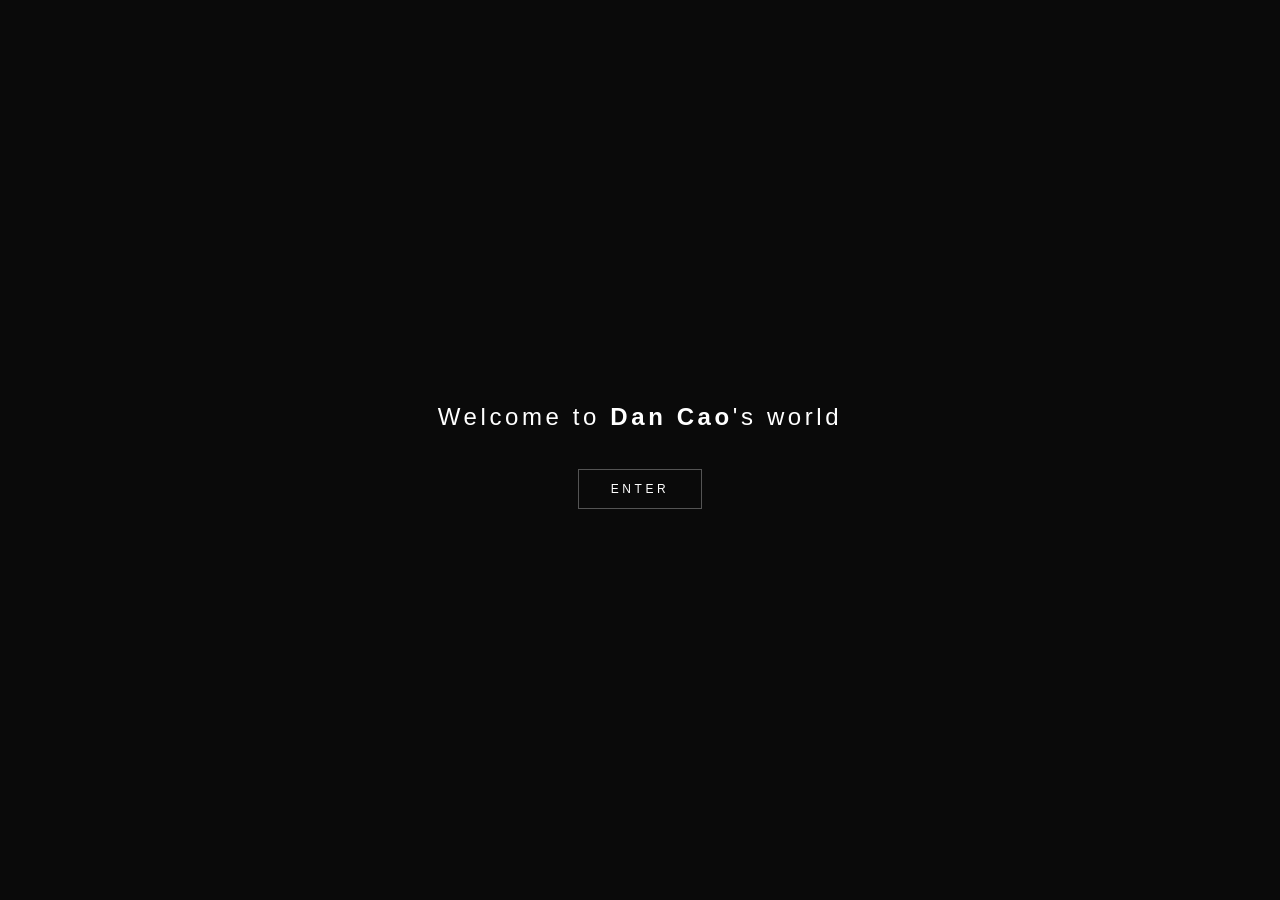
<file: index.html>
<!DOCTYPE html>
<html lang="en">
<head>
    <meta charset="UTF-8">
    <meta name="viewport" content="width=device-width, initial-scale=1.0">
    <!-- Google tag (gtag.js) -->
    <script async src="https://www.googletagmanager.com/gtag/js?id=G-W16N56MSJP"></script>
    <script>
      window.dataLayer = window.dataLayer || [];
      function gtag(){dataLayer.push(arguments);}
      gtag('js', new Date());
      gtag('config', 'G-W16N56MSJP');
    </script>
    <title>Dan Cao</title>
    <style>
        * {
            margin: 0;
            padding: 0;
            box-sizing: border-box;
        }

        body {
            min-height: 100vh;
            display: flex;
            align-items: center;
            justify-content: center;
            background: #0a0a0a;
            font-family: -apple-system, BlinkMacSystemFont, 'Segoe UI', Roboto, sans-serif;
            overflow: hidden;
        }

        .container {
            text-align: center;
        }

        h1 {
            color: #ffffff;
            font-size: clamp(1rem, 2.5vw, 1.5rem);
            font-weight: 300;
            letter-spacing: 0.15em;
            opacity: 0;
            animation: fadeIn 2s ease forwards;
        }

        h1 span {
            font-weight: 600;
        }

        .enter-btn {
            margin-top: 3rem;
            opacity: 0;
            animation: fadeIn 2s ease 1s forwards;
        }

        .enter-btn a {
            color: #ffffff;
            text-decoration: none;
            font-size: 0.75rem;
            letter-spacing: 0.3em;
            text-transform: uppercase;
            padding: 0.75rem 2rem;
            border: 1px solid rgba(255, 255, 255, 0.3);
            transition: all 0.3s ease;
        }

        .enter-btn a:hover {
            background: #ffffff;
            color: #0a0a0a;
        }

        @keyframes fadeIn {
            from {
                opacity: 0;
                transform: translateY(20px);
            }
            to {
                opacity: 1;
                transform: translateY(0);
            }
        }
    </style>
</head>
<body>
    <div class="container">
        <h1>Welcome to <span>Dan Cao</span>'s world</h1>
        <div class="enter-btn">
            <a href="about.html">Enter</a>
        </div>
    </div>
</body>
</html>
</file>
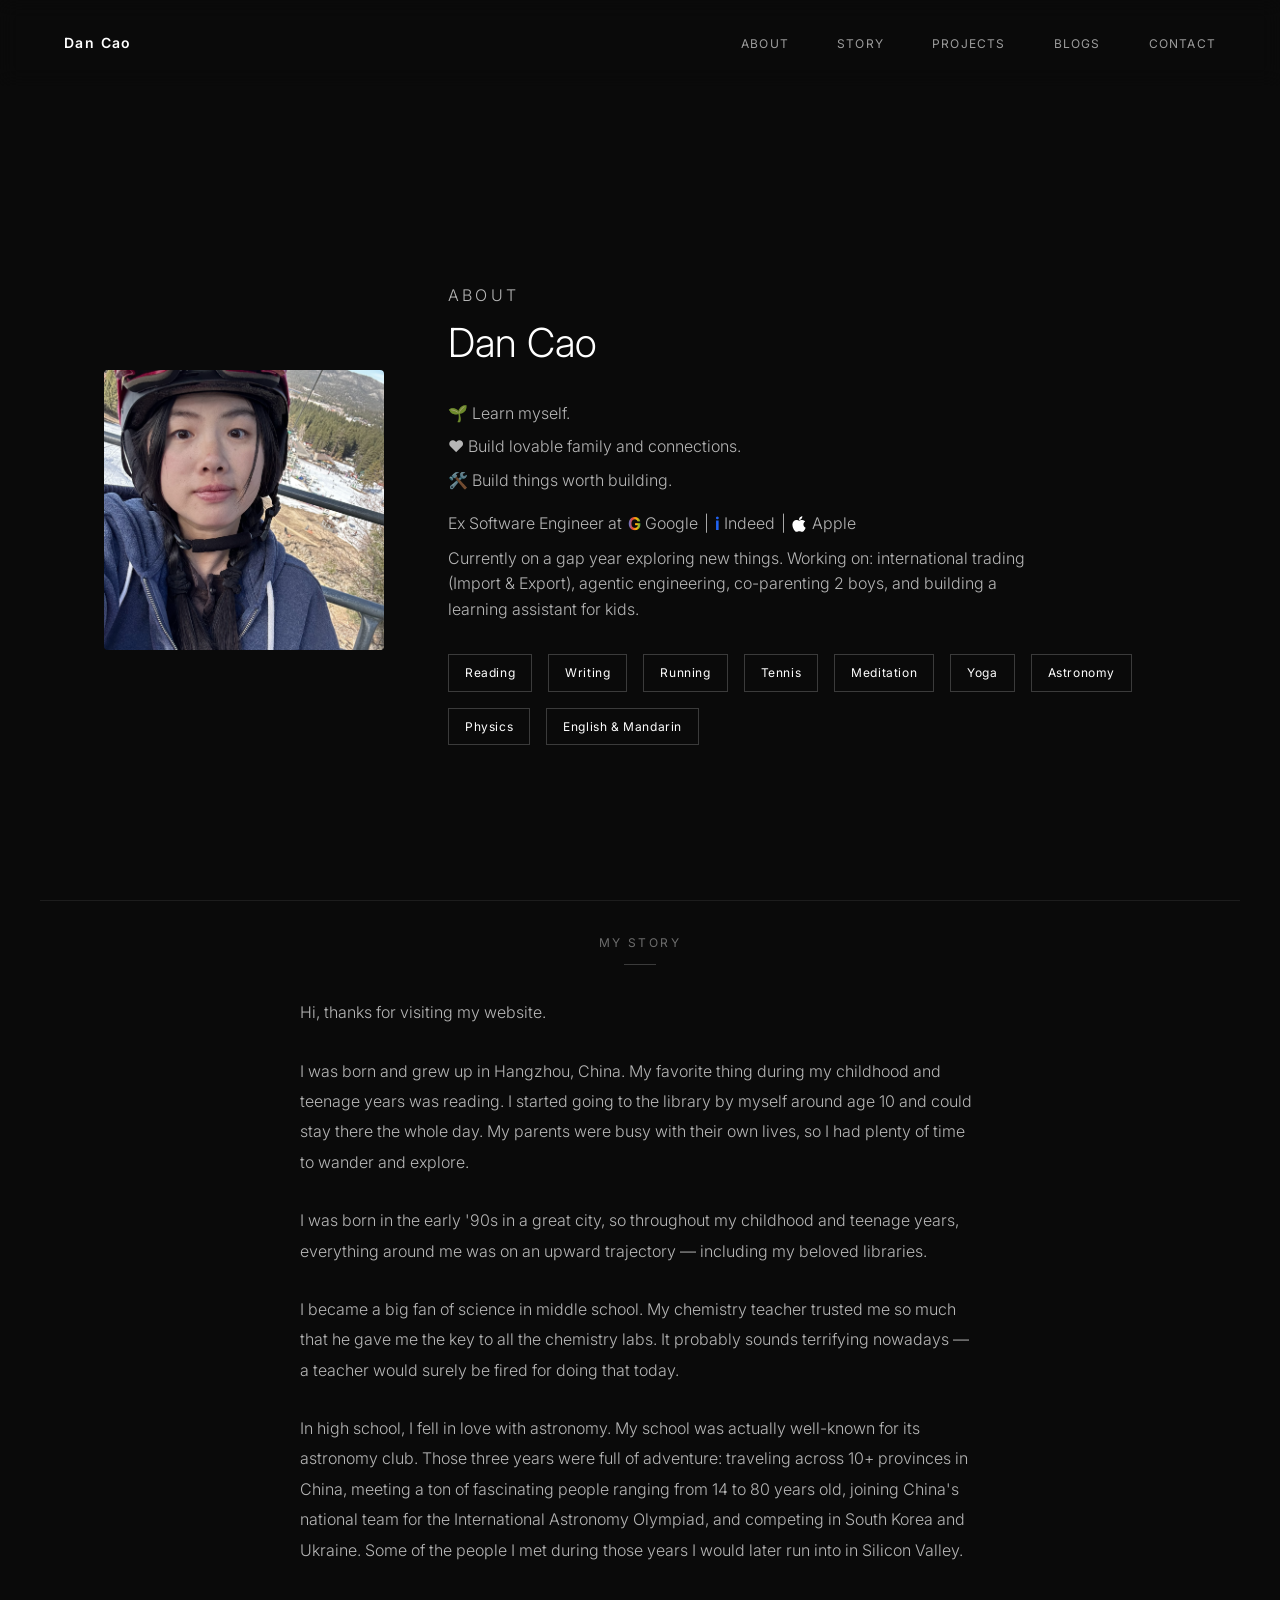
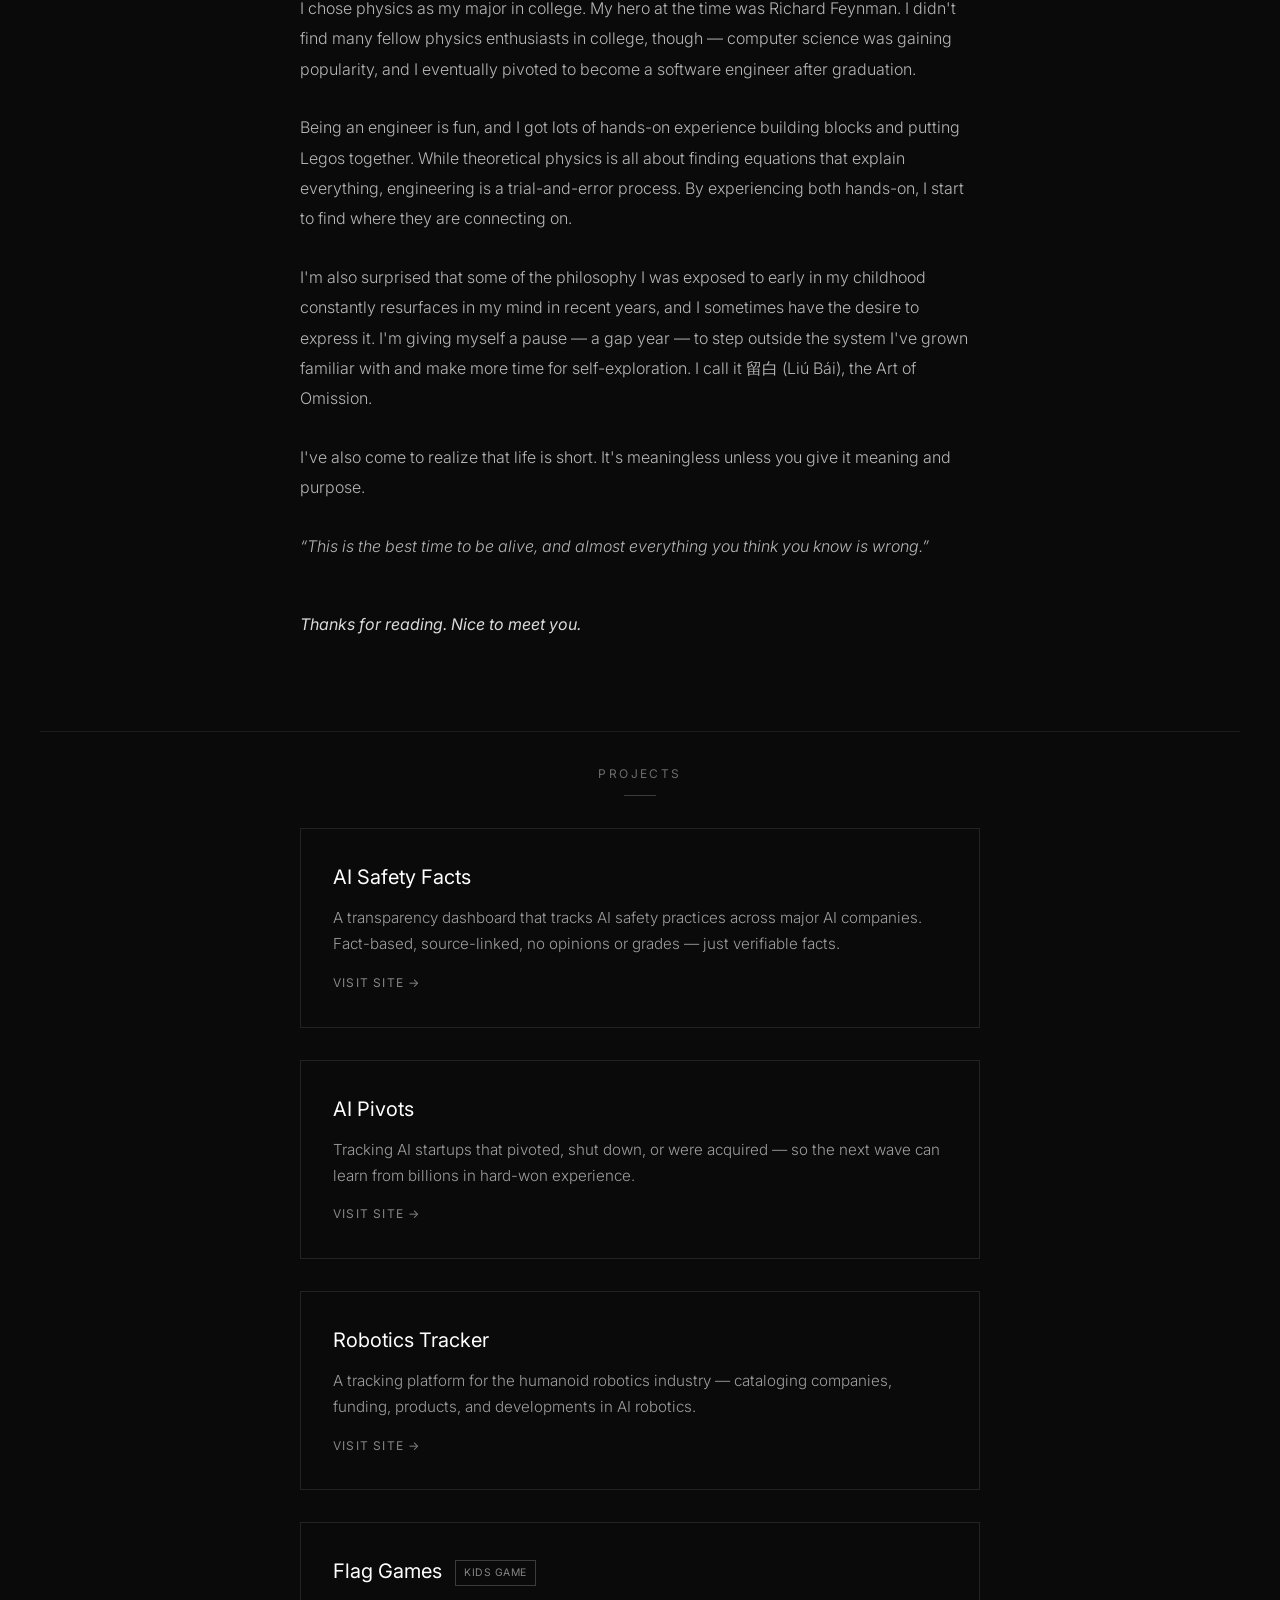
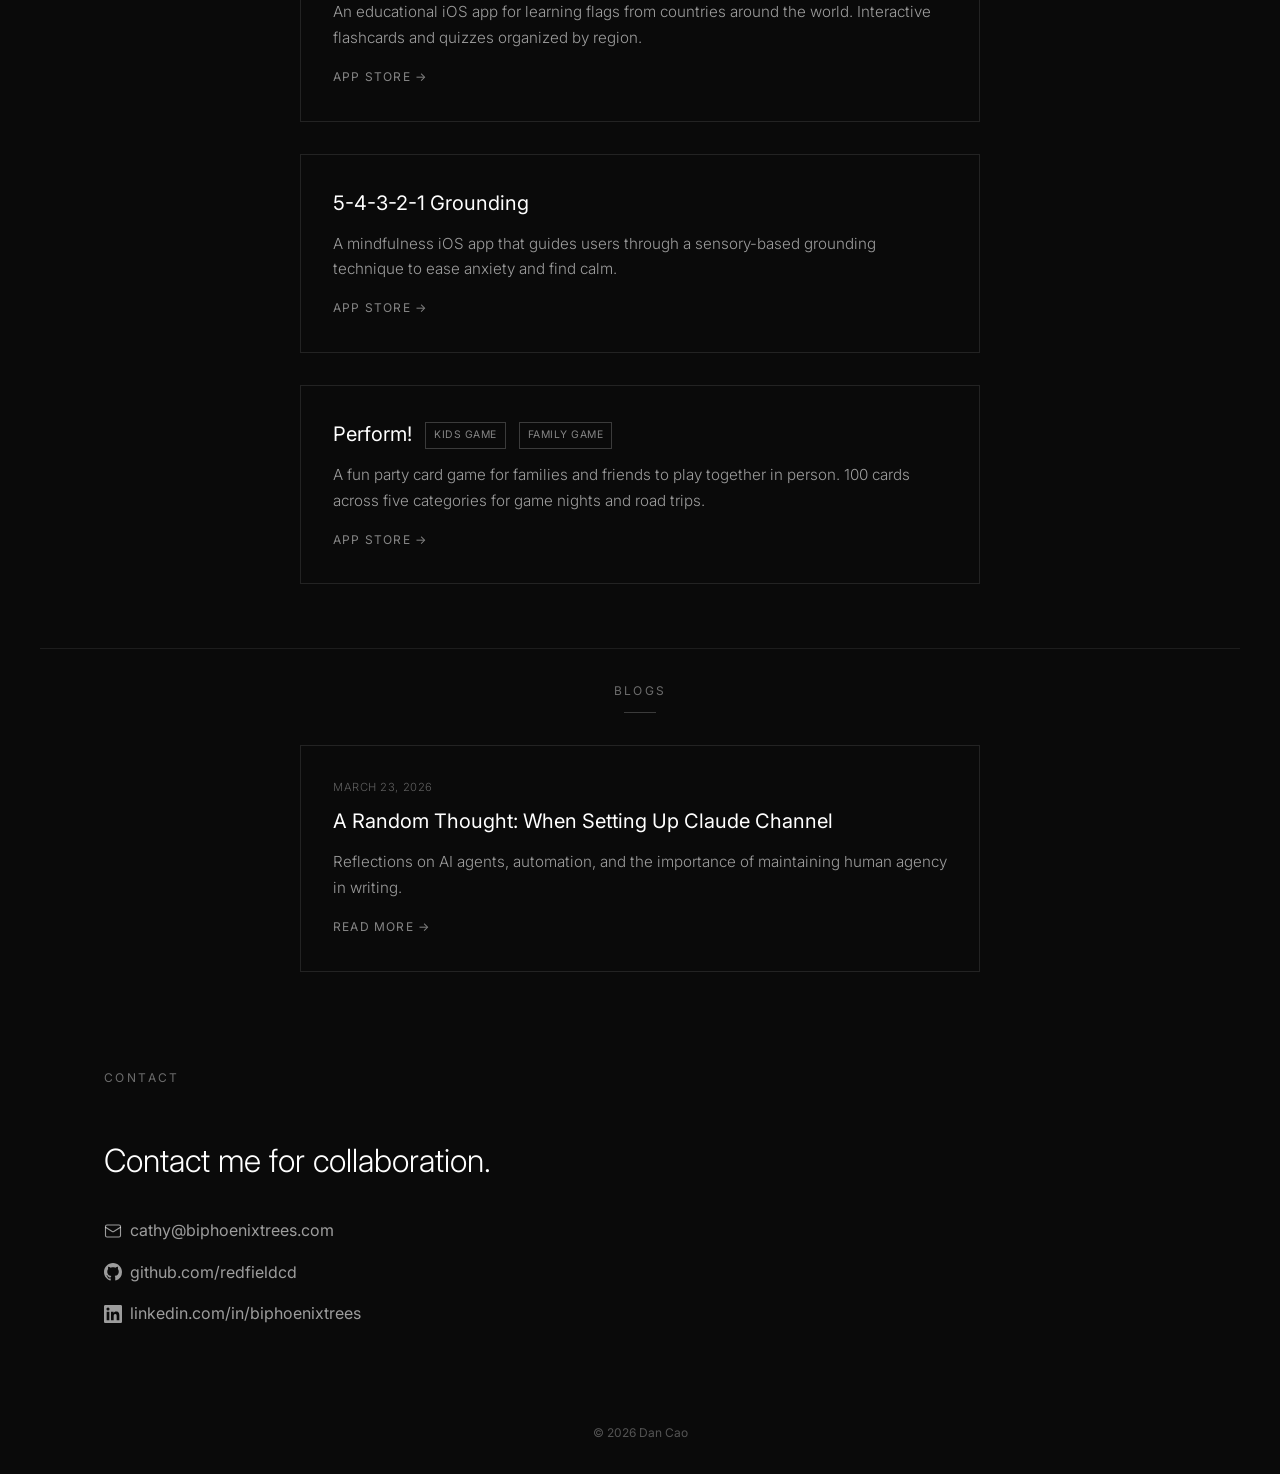
<file: about.html>
<!DOCTYPE html>
<html lang="en">
<head>
    <meta charset="UTF-8">
    <meta name="viewport" content="width=device-width, initial-scale=1.0">
    <!-- Google tag (gtag.js) -->
    <script async src="https://www.googletagmanager.com/gtag/js?id=G-W16N56MSJP"></script>
    <script>
      window.dataLayer = window.dataLayer || [];
      function gtag(){dataLayer.push(arguments);}
      gtag('js', new Date());
      gtag('config', 'G-W16N56MSJP');
    </script>
    <title>Dan Cao - About</title>
    <link href="https://fonts.googleapis.com/css2?family=Inter:wght@300;400;500;600&display=swap" rel="stylesheet">
    <style>
        * {
            margin: 0;
            padding: 0;
            box-sizing: border-box;
        }

        body {
            font-family: 'Inter', -apple-system, BlinkMacSystemFont, sans-serif;
            background: #0a0a0a;
            color: #ffffff;
            line-height: 1.6;
        }

        nav {
            position: fixed;
            top: 0;
            width: 100%;
            padding: 2rem 4rem;
            display: flex;
            justify-content: space-between;
            align-items: center;
            z-index: 100;
            background: rgba(10, 10, 10, 0.9);
            backdrop-filter: blur(10px);
        }

        .logo {
            font-size: 0.875rem;
            font-weight: 600;
            letter-spacing: 0.1em;
            color: #ffffff;
            text-decoration: none;
        }

        .nav-links {
            display: flex;
            gap: 3rem;
        }

        .nav-links a {
            color: rgba(255, 255, 255, 0.6);
            text-decoration: none;
            font-size: 0.75rem;
            letter-spacing: 0.1em;
            text-transform: uppercase;
            transition: color 0.3s ease;
        }

        .nav-links a:hover {
            color: #ffffff;
        }

        section {
            min-height: 100vh;
            padding: 8rem 4rem 4rem;
            max-width: 1200px;
            margin: 0 auto;
        }

        .section-title {
            font-size: 0.75rem;
            letter-spacing: 0.2em;
            text-transform: uppercase;
            color: rgba(255, 255, 255, 0.4);
            margin-bottom: 3rem;
        }

        /* About Section */
        #about {
            display: flex;
            align-items: center;
            padding-bottom: 0;
        }

        .about-wrapper {
            display: flex;
            align-items: center;
            gap: 4rem;
        }

        .profile-image {
            flex-shrink: 0;
        }

        .profile-image img {
            width: 280px;
            height: 280px;
            object-fit: cover;
            border-radius: 4px;
            filter: grayscale(20%);
        }

        .about-content h1 {
            font-size: 2.5rem;
            font-weight: 300;
            margin-bottom: 2rem;
            line-height: 1.3;
        }

        .about-content p {
            font-size: 1rem;
            color: rgba(255, 255, 255, 0.7);
            max-width: 600px;
            margin-bottom: 0.5rem;
            font-weight: 300;
        }

        .companies {
            display: flex;
            align-items: center;
            flex-wrap: wrap;
            gap: 6px;
            margin-top: 1rem;
        }

        .company {
            display: inline-flex;
            align-items: center;
            gap: 4px;
        }

        .logo-google {
            background: linear-gradient(to right, #4285f4, #ea4335, #fbbc05, #34a853);
            -webkit-background-clip: text;
            -webkit-text-fill-color: transparent;
            font-weight: 700;
            font-size: 1.1rem;
        }

        .logo-indeed {
            color: #2164f3;
            font-weight: 700;
            font-size: 1.1rem;
        }

        .logo-apple {
            vertical-align: middle;
            margin-right: 2px;
        }

        .skills {
            display: flex;
            gap: 1rem;
            flex-wrap: wrap;
            margin-top: 2rem;
        }

        .skill {
            font-size: 0.75rem;
            padding: 0.5rem 1rem;
            border: 1px solid rgba(255, 255, 255, 0.2);
            letter-spacing: 0.05em;
        }

        /* Story Section */
        #story {
            min-height: auto;
            display: block;
            padding-top: 2rem;
            border-top: 1px solid rgba(255, 255, 255, 0.08);
        }

        #story .section-title {
            text-align: center;
            margin-bottom: 2rem;
        }

        #story .section-title::after {
            content: '';
            display: block;
            width: 2rem;
            height: 1px;
            background: rgba(255, 255, 255, 0.2);
            margin: 0.75rem auto 0;
        }

        .story-content {
            max-width: 680px;
            margin: 0 auto;
        }

        .story-content p {
            font-size: 1rem;
            color: rgba(255, 255, 255, 0.7);
            font-weight: 300;
            margin-bottom: 1.75rem;
            line-height: 1.9;
        }

        .story-content .closing {
            margin-top: 3rem;
            color: rgba(255, 255, 255, 0.85);
            font-style: italic;
            font-weight: 400;
        }

        /* Projects Section */
        #projects {
            min-height: auto;
            display: block;
            padding-top: 2rem;
            border-top: 1px solid rgba(255, 255, 255, 0.08);
        }

        #projects .section-title {
            text-align: center;
            margin-bottom: 2rem;
        }

        #projects .section-title::after {
            content: '';
            display: block;
            width: 2rem;
            height: 1px;
            background: rgba(255, 255, 255, 0.2);
            margin: 0.75rem auto 0;
        }

        .projects-grid {
            max-width: 680px;
            margin: 0 auto;
            display: flex;
            flex-direction: column;
            gap: 2rem;
        }

        .project-card {
            border: 1px solid rgba(255, 255, 255, 0.1);
            padding: 2rem;
            transition: border-color 0.3s ease;
        }

        .project-card:hover {
            border-color: rgba(255, 255, 255, 0.3);
        }

        .project-card h3 {
            font-size: 1.25rem;
            font-weight: 400;
            margin-bottom: 0.75rem;
        }

        .project-card h3 a {
            color: #ffffff;
            text-decoration: none;
            transition: color 0.3s ease;
        }

        .project-card h3 a:hover {
            color: rgba(255, 255, 255, 0.7);
        }

        .project-card p {
            font-size: 0.95rem;
            color: rgba(255, 255, 255, 0.6);
            font-weight: 300;
            line-height: 1.7;
        }

        .project-card .project-link {
            display: inline-block;
            margin-top: 1rem;
            font-size: 0.75rem;
            letter-spacing: 0.1em;
            text-transform: uppercase;
            color: rgba(255, 255, 255, 0.5);
            text-decoration: none;
            transition: color 0.3s ease;
        }

        .project-card .project-link:hover {
            color: #ffffff;
        }

        .project-tag {
            display: inline-block;
            font-size: 0.65rem;
            letter-spacing: 0.05em;
            padding: 0.25rem 0.5rem;
            border: 1px solid rgba(255, 255, 255, 0.2);
            color: rgba(255, 255, 255, 0.5);
            margin-left: 0.5rem;
            vertical-align: middle;
            text-transform: uppercase;
        }

        /* Blogs Section */
        #blogs {
            min-height: auto;
            display: block;
            padding-top: 2rem;
            border-top: 1px solid rgba(255, 255, 255, 0.08);
        }

        #blogs .section-title {
            text-align: center;
            margin-bottom: 2rem;
        }

        #blogs .section-title::after {
            content: '';
            display: block;
            width: 2rem;
            height: 1px;
            background: rgba(255, 255, 255, 0.2);
            margin: 0.75rem auto 0;
        }

        .blogs-grid {
            max-width: 680px;
            margin: 0 auto;
            display: flex;
            flex-direction: column;
            gap: 2rem;
        }

        .blog-card {
            border: 1px solid rgba(255, 255, 255, 0.1);
            padding: 2rem;
            transition: border-color 0.3s ease;
        }

        .blog-card:hover {
            border-color: rgba(255, 255, 255, 0.3);
        }

        .blog-card h3 {
            font-size: 1.25rem;
            font-weight: 400;
            margin-bottom: 0.75rem;
        }

        .blog-card h3 a {
            color: #ffffff;
            text-decoration: none;
            transition: color 0.3s ease;
        }

        .blog-card h3 a:hover {
            color: rgba(255, 255, 255, 0.7);
        }

        .blog-card p {
            font-size: 0.95rem;
            color: rgba(255, 255, 255, 0.6);
            font-weight: 300;
            line-height: 1.7;
        }

        .blog-card .blog-date {
            font-size: 0.7rem;
            color: rgba(255, 255, 255, 0.35);
            letter-spacing: 0.05em;
            text-transform: uppercase;
            margin-bottom: 0.5rem;
        }

        .blog-card .blog-link {
            display: inline-block;
            margin-top: 1rem;
            font-size: 0.75rem;
            letter-spacing: 0.1em;
            text-transform: uppercase;
            color: rgba(255, 255, 255, 0.5);
            text-decoration: none;
            transition: color 0.3s ease;
        }

        .blog-card .blog-link:hover {
            color: #ffffff;
        }

        /* Contact Section */
        #contact {
            display: flex;
            flex-direction: column;
            justify-content: center;
            min-height: auto;
            padding-top: 2rem;
        }

        .contact-content h2 {
            font-size: 2rem;
            font-weight: 300;
            margin-bottom: 2rem;
        }

        .contact-links {
            display: flex;
            flex-direction: column;
            gap: 1rem;
        }

        .contact-links a {
            color: rgba(255, 255, 255, 0.6);
            text-decoration: none;
            font-size: 1rem;
            transition: color 0.3s ease;
            display: flex;
            align-items: center;
            gap: 0.5rem;
        }

        .contact-links a svg {
            flex-shrink: 0;
        }

        .contact-links a:hover {
            color: #ffffff;
        }

        footer {
            text-align: center;
            padding: 2rem;
            color: rgba(255, 255, 255, 0.3);
            font-size: 0.75rem;
        }

        @media (max-width: 768px) {
            nav {
                padding: 1.5rem 2rem;
            }

            .nav-links {
                gap: 1.5rem;
            }

            section {
                padding: 6rem 2rem 2rem;
            }

            .about-content h1 {
                font-size: 1.75rem;
            }

            .about-wrapper {
                flex-direction: column;
                gap: 2rem;
            }

            .profile-image img {
                width: 200px;
                height: 200px;
            }
        }
    </style>
</head>
<body>
    <nav>
        <a href="index.html" class="logo">Dan Cao</a>
        <div class="nav-links">
            <a href="#about">About</a>
            <a href="#story">Story</a>
            <a href="#projects">Projects</a>
            <a href="#blogs">Blogs</a>
            <a href="#contact">Contact</a>
        </div>
    </nav>

    <section id="about">
        <div class="about-wrapper">
            <div class="profile-image">
                <img src="images/profile.jpg" alt="Dan Cao">
            </div>
            <div class="about-content">
                <p class="section-title">About</p>
                <h1>Dan Cao</h1>
                <p>🌱 Learn myself.</p>
                <p>❤️ Build lovable family and connections.</p>
                <p>🛠️ Build things worth building.</p>
                <p class="companies">
                    Ex Software Engineer at
                    <span class="company"><span class="logo-google">G</span> Google</span> |
                    <span class="company"><span class="logo-indeed">i</span> Indeed</span> |
                    <span class="company"><svg class="logo-apple" viewBox="0 0 384 512" fill="white" width="14" height="18"><path d="M318.7 268.7c-.2-36.7 16.4-64.4 50-84.8-18.8-26.9-47.2-41.7-84.7-44.6-35.5-2.8-74.3 20.7-88.5 20.7-15 0-49.4-19.7-76.4-19.7C63.3 141.2 4 184.8 4 273.5q0 39.3 14.4 81.2c12.8 36.7 59 126.7 107.2 125.2 25.2-.6 43-17.9 75.8-17.9 31.8 0 48.3 17.9 76.4 17.9 48.6-.7 90.4-82.5 102.6-119.3-65.2-30.7-61.7-90-61.7-91.9zm-56.6-164.2c27.3-32.4 24.8-61.9 24-72.5-24.1 1.4-52 16.4-67.9 34.9-17.5 19.8-27.8 44.3-25.6 71.9 26.1 2 49.9-11.4 69.5-34.3z"/></svg> Apple</span>
                </p>
                <p>Currently on a gap year exploring new things. Working on: international trading (Import &amp; Export), agentic engineering, co-parenting 2 boys, and building a learning assistant for kids.</p>
                <div class="skills">
                    <span class="skill">Reading</span>
                    <span class="skill">Writing</span>
                    <span class="skill">Running</span>
                    <span class="skill">Tennis</span>
                    <span class="skill">Meditation</span>
                    <span class="skill">Yoga</span>
                    <span class="skill">Astronomy</span>
                    <span class="skill">Physics</span>
                    <span class="skill">English & Mandarin</span>
                </div>
            </div>
        </div>
    </section>

    <section id="story">
        <p class="section-title">My Story</p>
        <div class="story-content">
            <p>Hi, thanks for visiting my website.</p>

            <p>I was born and grew up in Hangzhou, China. My favorite thing during my childhood and teenage years was reading. I started going to the library by myself around age 10 and could stay there the whole day. My parents were busy with their own lives, so I had plenty of time to wander and explore.</p>

            <p>I was born in the early '90s in a great city, so throughout my childhood and teenage years, everything around me was on an upward trajectory &mdash; including my beloved libraries.</p>

            <p>I became a big fan of science in middle school. My chemistry teacher trusted me so much that he gave me the key to all the chemistry labs. It probably sounds terrifying nowadays &mdash; a teacher would surely be fired for doing that today.</p>

            <p>In high school, I fell in love with astronomy. My school was actually well-known for its astronomy club. Those three years were full of adventure: traveling across 10+ provinces in China, meeting a ton of fascinating people ranging from 14 to 80 years old, joining China's national team for the International Astronomy Olympiad, and competing in South Korea and Ukraine. Some of the people I met during those years I would later run into in Silicon Valley.</p>

            <p>I chose physics as my major in college. My hero at the time was Richard Feynman. I didn't find many fellow physics enthusiasts in college, though &mdash; computer science was gaining popularity, and I eventually pivoted to become a software engineer after graduation.</p>

            <p>Being an engineer is fun, and I got lots of hands-on experience building blocks and putting Legos together. While theoretical physics is all about finding equations that explain everything, engineering is a trial-and-error process. By experiencing both hands-on, I start to find where they are connecting on.</p>

            <p>I'm also surprised that some of the philosophy I was exposed to early in my childhood constantly resurfaces in my mind in recent years, and I sometimes have the desire to express it. I'm giving myself a pause &mdash; a gap year &mdash; to step outside the system I've grown familiar with and make more time for self-exploration. I call it &#30041;&#30333; (Li&uacute; B&aacute;i), the Art of Omission.</p>

            <p>I've also come to realize that life is short. It's meaningless unless you give it meaning and purpose.</p>
            <p><em>&ldquo;This is the best time to be alive, and almost everything you think you know is wrong.&rdquo;</em></p>

            <p class="closing">Thanks for reading. Nice to meet you.</p>
        </div>
    </section>

    <section id="projects">
        <p class="section-title">Projects</p>
        <div class="projects-grid">
            <div class="project-card">
                <h3><a href="https://www.aisafetyfacts.org/" target="_blank">AI Safety Facts</a></h3>
                <p>A transparency dashboard that tracks AI safety practices across major AI companies. Fact-based, source-linked, no opinions or grades &mdash; just verifiable facts.</p>
                <a href="https://www.aisafetyfacts.org/" target="_blank" class="project-link">Visit site &rarr;</a>
            </div>
            <div class="project-card">
                <h3><a href="https://aipivots.vercel.app/" target="_blank">AI Pivots</a></h3>
                <p>Tracking AI startups that pivoted, shut down, or were acquired &mdash; so the next wave can learn from billions in hard-won experience.</p>
                <a href="https://aipivots.vercel.app/" target="_blank" class="project-link">Visit site &rarr;</a>
            </div>
            <div class="project-card">
                <h3><a href="https://robotics-dashboard-mu.vercel.app/" target="_blank">Robotics Tracker</a></h3>
                <p>A tracking platform for the humanoid robotics industry &mdash; cataloging companies, funding, products, and developments in AI robotics.</p>
                <a href="https://robotics-dashboard-mu.vercel.app/" target="_blank" class="project-link">Visit site &rarr;</a>
            </div>
            <div class="project-card">
                <h3><a href="https://apps.apple.com/app/id6760044342" target="_blank">Flag Games</a> <span class="project-tag">Kids Game</span></h3>
                <p>An educational iOS app for learning flags from countries around the world. Interactive flashcards and quizzes organized by region.</p>
                <a href="https://apps.apple.com/app/id6760044342" target="_blank" class="project-link">App Store &rarr;</a>
            </div>
            <div class="project-card">
                <h3><a href="https://apps.apple.com/app/id6759810746" target="_blank">5-4-3-2-1 Grounding</a></h3>
                <p>A mindfulness iOS app that guides users through a sensory-based grounding technique to ease anxiety and find calm.</p>
                <a href="https://apps.apple.com/app/id6759810746" target="_blank" class="project-link">App Store &rarr;</a>
            </div>
            <div class="project-card">
                <h3><a href="https://apps.apple.com/app/id6759990770" target="_blank">Perform!</a> <span class="project-tag">Kids Game</span> <span class="project-tag">Family Game</span></h3>
                <p>A fun party card game for families and friends to play together in person. 100 cards across five categories for game nights and road trips.</p>
                <a href="https://apps.apple.com/app/id6759990770" target="_blank" class="project-link">App Store &rarr;</a>
            </div>
        </div>
    </section>

    <section id="blogs">
        <p class="section-title">Blogs</p>
        <div class="blogs-grid">
            <div class="blog-card">
                <p class="blog-date">March 23, 2026</p>
                <h3><a href="https://open.substack.com/pub/dcao00/p/a-random-thought-when-setting-up?r=24ixc&utm_campaign=post&utm_medium=web" target="_blank">A Random Thought: When Setting Up Claude Channel</a></h3>
                <p>Reflections on AI agents, automation, and the importance of maintaining human agency in writing.</p>
                <a href="https://open.substack.com/pub/dcao00/p/a-random-thought-when-setting-up?r=24ixc&utm_campaign=post&utm_medium=web" target="_blank" class="blog-link">Read more &rarr;</a>
            </div>
        </div>
    </section>

    <section id="contact">
        <div class="contact-content">
            <p class="section-title">Contact</p>
            <h2>Contact me for collaboration.</h2>
            <div class="contact-links">
                <a href="mailto:cathy@biphoenixtrees.com"><svg width="18" height="18" viewBox="0 0 24 24" fill="none" stroke="currentColor" stroke-width="1.5" stroke-linecap="round" stroke-linejoin="round"><rect x="2" y="4" width="20" height="16" rx="2"/><path d="m22 7-8.97 5.7a1.94 1.94 0 0 1-2.06 0L2 7"/></svg> cathy@biphoenixtrees.com</a>
                <a href="https://github.com/redfieldcd"><svg width="18" height="18" viewBox="0 0 24 24" fill="currentColor"><path d="M12 0C5.37 0 0 5.37 0 12c0 5.31 3.435 9.795 8.205 11.385.6.105.825-.255.825-.57 0-.285-.015-1.23-.015-2.235-3.015.555-3.795-.735-4.035-1.41-.135-.345-.72-1.41-1.23-1.695-.42-.225-1.02-.78-.015-.795.945-.015 1.62.87 1.845 1.23 1.08 1.815 2.805 1.305 3.495.99.105-.78.42-1.305.765-1.605-2.67-.3-5.46-1.335-5.46-5.925 0-1.305.465-2.385 1.23-3.225-.12-.3-.54-1.53.12-3.18 0 0 1.005-.315 3.3 1.23.96-.27 1.98-.405 3-.405s2.04.135 3 .405c2.295-1.56 3.3-1.23 3.3-1.23.66 1.65.24 2.88.12 3.18.765.84 1.23 1.905 1.23 3.225 0 4.605-2.805 5.625-5.475 5.925.435.375.81 1.095.81 2.22 0 1.605-.015 2.895-.015 3.3 0 .315.225.69.825.57A12.02 12.02 0 0 0 24 12c0-6.63-5.37-12-12-12z"/></svg> github.com/redfieldcd</a>
                <a href="https://www.linkedin.com/in/biphoenixtrees"><svg width="18" height="18" viewBox="0 0 24 24" fill="currentColor"><path d="M20.447 20.452h-3.554v-5.569c0-1.328-.027-3.037-1.852-3.037-1.853 0-2.136 1.445-2.136 2.939v5.667H9.351V9h3.414v1.561h.046c.477-.9 1.637-1.85 3.37-1.85 3.601 0 4.267 2.37 4.267 5.455v6.286zM5.337 7.433a2.062 2.062 0 0 1-2.063-2.065 2.064 2.064 0 1 1 2.063 2.065zm1.782 13.019H3.555V9h3.564v11.452zM22.225 0H1.771C.792 0 0 .774 0 1.729v20.542C0 23.227.792 24 1.771 24h20.451C23.2 24 24 23.227 24 22.271V1.729C24 .774 23.2 0 22.222 0h.003z"/></svg> linkedin.com/in/biphoenixtrees</a>
            </div>
        </div>
    </section>

    <footer>
        &copy; 2026 Dan Cao
    </footer>

    <script>
        // Smooth scroll
        document.querySelectorAll('a[href^="#"]').forEach(anchor => {
            anchor.addEventListener('click', function (e) {
                e.preventDefault();
                document.querySelector(this.getAttribute('href')).scrollIntoView({
                    behavior: 'smooth'
                });
            });
        });
    </script>
</body>
</html>
</file>
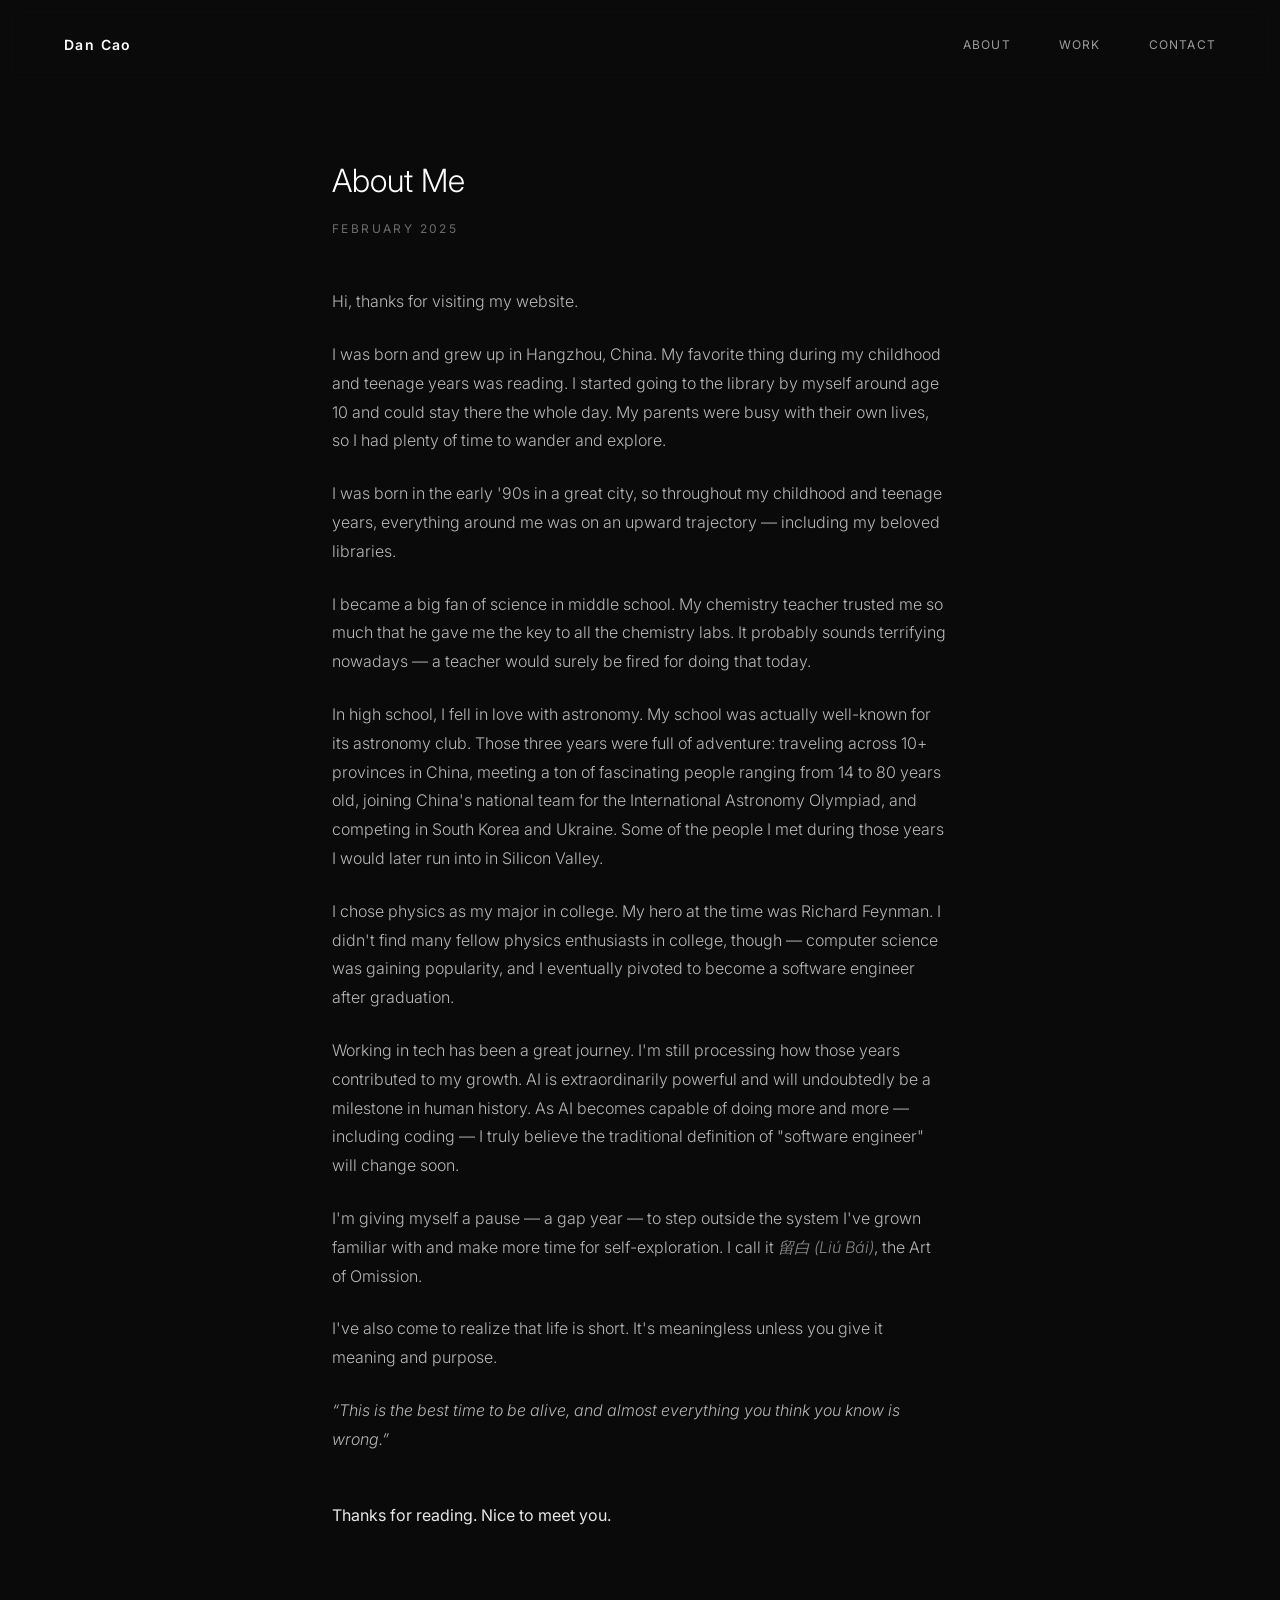
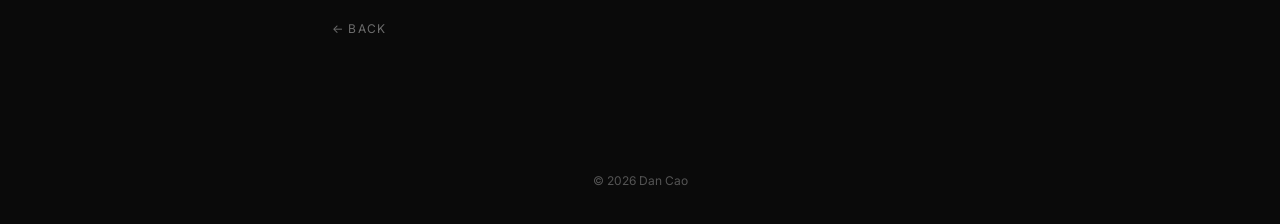
<file: blog/about-me.html>
<!DOCTYPE html>
<html lang="en">
<head>
    <meta charset="UTF-8">
    <meta name="viewport" content="width=device-width, initial-scale=1.0">
    <!-- Google tag (gtag.js) -->
    <script async src="https://www.googletagmanager.com/gtag/js?id=G-W16N56MSJP"></script>
    <script>
      window.dataLayer = window.dataLayer || [];
      function gtag(){dataLayer.push(arguments);}
      gtag('js', new Date());
      gtag('config', 'G-W16N56MSJP');
    </script>
    <title>Dan Cao - About Me</title>
    <link href="https://fonts.googleapis.com/css2?family=Inter:wght@300;400;500;600&display=swap" rel="stylesheet">
    <style>
        * {
            margin: 0;
            padding: 0;
            box-sizing: border-box;
        }

        body {
            font-family: 'Inter', -apple-system, BlinkMacSystemFont, sans-serif;
            background: #0a0a0a;
            color: #ffffff;
            line-height: 1.8;
        }

        nav {
            position: fixed;
            top: 0;
            width: 100%;
            padding: 2rem 4rem;
            display: flex;
            justify-content: space-between;
            align-items: center;
            z-index: 100;
            background: rgba(10, 10, 10, 0.9);
            backdrop-filter: blur(10px);
        }

        .logo {
            font-size: 0.875rem;
            font-weight: 600;
            letter-spacing: 0.1em;
            color: #ffffff;
            text-decoration: none;
        }

        .nav-links {
            display: flex;
            gap: 3rem;
        }

        .nav-links a {
            color: rgba(255, 255, 255, 0.6);
            text-decoration: none;
            font-size: 0.75rem;
            letter-spacing: 0.1em;
            text-transform: uppercase;
            transition: color 0.3s ease;
        }

        .nav-links a:hover {
            color: #ffffff;
        }

        .blog-post {
            max-width: 680px;
            margin: 0 auto;
            padding: 10rem 2rem 6rem;
        }

        .blog-post-title {
            font-size: 2rem;
            font-weight: 300;
            margin-bottom: 1rem;
            line-height: 1.3;
        }

        .blog-post-date {
            font-size: 0.75rem;
            letter-spacing: 0.2em;
            text-transform: uppercase;
            color: rgba(255, 255, 255, 0.4);
            margin-bottom: 3rem;
        }

        .blog-post-content p {
            font-size: 1rem;
            color: rgba(255, 255, 255, 0.7);
            margin-bottom: 1.5rem;
            font-weight: 300;
        }

        .blog-post-content .chinese {
            font-style: italic;
            color: rgba(255, 255, 255, 0.5);
        }

        .blog-post-content .closing {
            margin-top: 3rem;
            color: rgba(255, 255, 255, 0.9);
            font-weight: 400;
        }

        .back-link {
            display: inline-block;
            margin-top: 4rem;
            color: rgba(255, 255, 255, 0.4);
            text-decoration: none;
            font-size: 0.75rem;
            letter-spacing: 0.1em;
            text-transform: uppercase;
            transition: color 0.3s ease;
        }

        .back-link:hover {
            color: #ffffff;
        }

        footer {
            text-align: center;
            padding: 2rem;
            color: rgba(255, 255, 255, 0.3);
            font-size: 0.75rem;
        }

        @media (max-width: 768px) {
            nav {
                padding: 1.5rem 2rem;
            }

            .nav-links {
                gap: 1.5rem;
            }

            .blog-post {
                padding: 8rem 1.5rem 4rem;
            }

            .blog-post-title {
                font-size: 1.5rem;
            }
        }
    </style>
</head>
<body>
    <nav>
        <a href="../index.html" class="logo">Dan Cao</a>
        <div class="nav-links">
            <a href="../about.html#about">About</a>
            <a href="../about.html#work">Work</a>
            <a href="../about.html#contact">Contact</a>
        </div>
    </nav>

    <article class="blog-post">
        <h1 class="blog-post-title">About Me</h1>
        <p class="blog-post-date">February 2025</p>

        <div class="blog-post-content">
            <p>Hi, thanks for visiting my website.</p>

            <p>I was born and grew up in Hangzhou, China. My favorite thing during my childhood and teenage years was reading. I started going to the library by myself around age 10 and could stay there the whole day. My parents were busy with their own lives, so I had plenty of time to wander and explore.</p>

            <p>I was born in the early '90s in a great city, so throughout my childhood and teenage years, everything around me was on an upward trajectory &mdash; including my beloved libraries.</p>

            <p>I became a big fan of science in middle school. My chemistry teacher trusted me so much that he gave me the key to all the chemistry labs. It probably sounds terrifying nowadays &mdash; a teacher would surely be fired for doing that today.</p>

            <p>In high school, I fell in love with astronomy. My school was actually well-known for its astronomy club. Those three years were full of adventure: traveling across 10+ provinces in China, meeting a ton of fascinating people ranging from 14 to 80 years old, joining China's national team for the International Astronomy Olympiad, and competing in South Korea and Ukraine. Some of the people I met during those years I would later run into in Silicon Valley.</p>

            <p>I chose physics as my major in college. My hero at the time was Richard Feynman. I didn't find many fellow physics enthusiasts in college, though &mdash; computer science was gaining popularity, and I eventually pivoted to become a software engineer after graduation.</p>


            <p>Working in tech has been a great journey. I'm still processing how those years contributed to my growth. AI is extraordinarily powerful and will undoubtedly be a milestone in human history. As AI becomes capable of doing more and more &mdash; including coding &mdash; I truly believe the traditional definition of "software engineer" will change soon.</p>

            <p>I'm giving myself a pause &mdash; a gap year &mdash; to step outside the system I've grown familiar with and make more time for self-exploration. I call it <span class="chinese">&#30041;&#30333; (Li&uacute; B&aacute;i)</span>, the Art of Omission.</p>

            <p>I've also come to realize that life is short. It's meaningless unless you give it meaning and purpose.</p>
            <p><em>&ldquo;This is the best time to be alive, and almost everything you think you know is wrong.&rdquo;</em></p>

            <p class="closing">Thanks for reading. Nice to meet you.</p>
        </div>

        <a href="../about.html" class="back-link">&larr; Back</a>
    </article>

    <footer>
        &copy; 2026 Dan Cao
    </footer>
</body>
</html>
</file>
